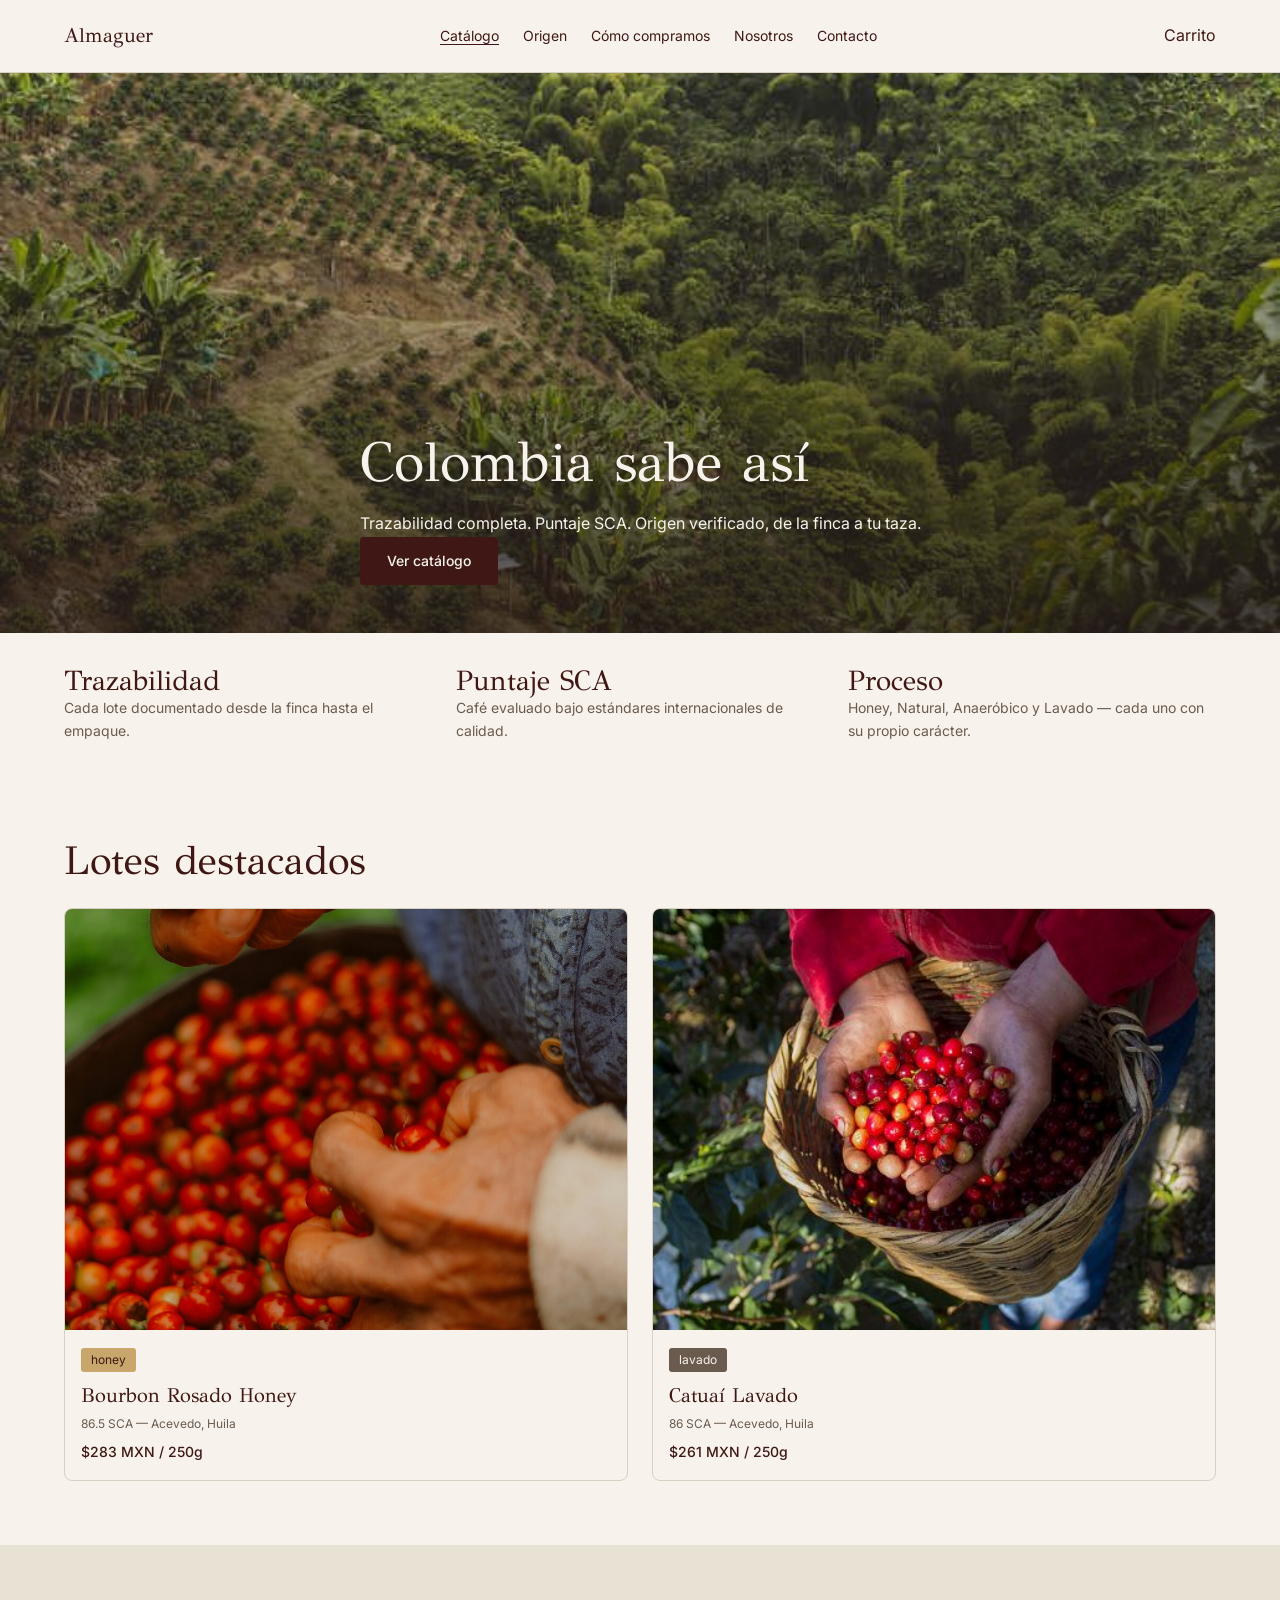
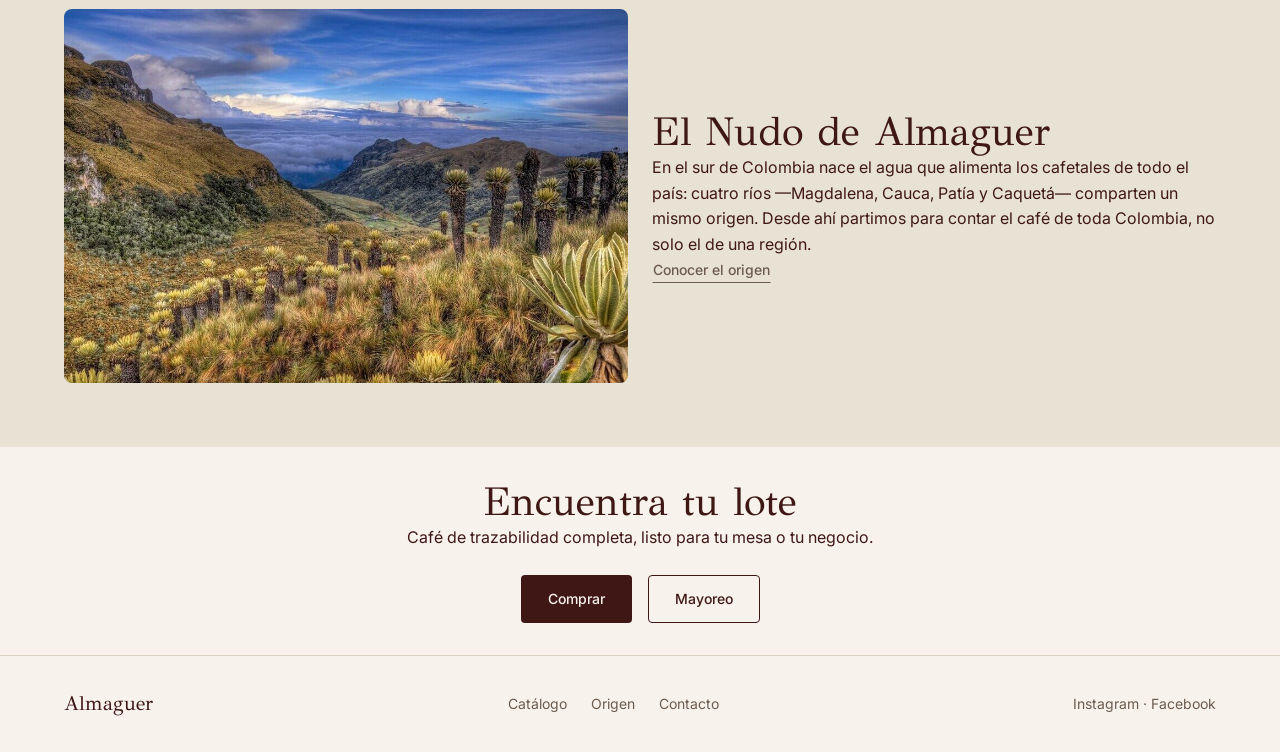
<file: index.html>
<!DOCTYPE html>
<html lang="es">
<head>
<meta charset="UTF-8">
<meta name="viewport" content="width=device-width, initial-scale=1.0">
<title>Almaguer — Café de especialidad de Colombia</title>
<meta name="description" content="Almaguer Specialty Coffee. Trazabilidad completa, puntaje SCA y procesos diferenciados, desde el origen de Colombia hasta tu taza.">
<link rel="stylesheet" href="css/variables.css">
<link rel="stylesheet" href="css/base.css">
<link rel="stylesheet" href="css/layout.css">
<link rel="stylesheet" href="css/components.css">
<link rel="stylesheet" href="css/responsive.css">
</head>
<body>

<header class="site-header">
  <div class="container">
    <a href="index.html" class="logo">Almaguer</a>
    <nav aria-label="Principal">
      <ul class="nav-links">
        <li><a href="productos.html" aria-current="page">Catálogo</a></li>
        <li><a href="origen.html">Origen</a></li>
        <li><a href="como-compramos.html">Cómo compramos</a></li>
        <li><a href="nosotros.html">Nosotros</a></li>
        <li><a href="contacto.html">Contacto</a></li>
      </ul>
    </nav>
    <a href="carrito.html" aria-label="Ver carrito" id="enlace-carrito">Carrito</a>
  </div>
</header>

<main>

  <section class="hero">
    <img class="slide activa" src="assets/images/finca-ladera.jpg" alt="Ladera de café en Colombia">
    <img class="slide" src="assets/images/caficultor-recorrido.jpg" alt="Caficultor recorriendo su cultivo">
    <div class="hero-content container">
      <h1>Colombia sabe así</h1>
      <p>Trazabilidad completa. Puntaje SCA. Origen verificado, de la finca a tu taza.</p>
      <a href="productos.html" class="btn btn-primary">Ver catálogo</a>
    </div>
  </section>

  <section class="section-tight">
    <div class="container grid-12">
      <div style="grid-column: span 4;">
        <h3>Trazabilidad</h3>
        <p style="color: var(--color-tierra); font-size: var(--text-sm);">Cada lote documentado desde la finca hasta el empaque.</p>
      </div>
      <div style="grid-column: span 4;">
        <h3>Puntaje SCA</h3>
        <p style="color: var(--color-tierra); font-size: var(--text-sm);">Café evaluado bajo estándares internacionales de calidad.</p>
      </div>
      <div style="grid-column: span 4;">
        <h3>Proceso</h3>
        <p style="color: var(--color-tierra); font-size: var(--text-sm);">Honey, Natural, Anaeróbico y Lavado — cada uno con su propio carácter.</p>
      </div>
    </div>
  </section>

  <section class="section">
    <div class="container">
      <h2 style="margin-bottom: var(--space-3);">Lotes destacados</h2>
      <div class="grid-12">

        <a href="producto.html?lote=bourbon-rosado-honey" class="card-product" style="grid-column: span 6; text-decoration:none;">
          <div class="card-product-image">
            <!-- FOTO PENDIENTE -->
            <img src="assets/images/cerezas-manos.jpg" alt="Bourbon Rosado Honey">
          </div>
          <div class="card-product-body">
            <span class="badge badge-honey">honey</span>
            <div class="card-product-name">Bourbon Rosado Honey</div>
            <div class="card-product-sca">86.5 SCA — Acevedo, Huila</div>
            <div class="card-product-price">$283 MXN / 250g</div>
          </div>
        </a>

        <a href="producto.html?lote=catuai-lavado" class="card-product" style="grid-column: span 6; text-decoration:none;">
          <div class="card-product-image">
            <!-- FOTO PENDIENTE -->
            <img src="assets/images/cerezas-canasto.jpg" alt="Catuaí Lavado">
          </div>
          <div class="card-product-body">
            <span class="badge badge-lavado">lavado</span>
            <div class="card-product-name">Catuaí Lavado</div>
            <div class="card-product-sca">86 SCA — Acevedo, Huila</div>
            <div class="card-product-price">$261 MXN / 250g</div>
          </div>
        </a>

      </div>
    </div>
  </section>

  <section class="section" style="background: var(--color-arena);">
    <div class="container grid-12" style="align-items: center;">
      <div style="grid-column: span 6;">
        <!-- FOTO PENDIENTE: paisaje del Macizo Colombiano / confluencia de ríos -->
        <img src="assets/images/frailejones-paramo.jpg" alt="Frailejones del páramo, origen del Nudo de Almaguer" style="border-radius: var(--radius-md);">
      </div>
      <div style="grid-column: span 6;">
        <h2>El Nudo de Almaguer</h2>
        <p>En el sur de Colombia nace el agua que alimenta los cafetales de todo el país: cuatro ríos —Magdalena, Cauca, Patía y Caquetá— comparten un mismo origen. Desde ahí partimos para contar el café de toda Colombia, no solo el de una región.</p>
        <a href="origen.html" class="btn btn-link">Conocer el origen</a>
      </div>
    </div>
  </section>

  <section class="section-tight" style="text-align:center;">
    <div class="container">
      <h2>Encuentra tu lote</h2>
      <p style="margin-inline:auto;">Café de trazabilidad completa, listo para tu mesa o tu negocio.</p>
      <div style="margin-top: var(--space-3); display:flex; gap:16px; justify-content:center;">
        <a href="productos.html" class="btn btn-primary">Comprar</a>
        <a href="contacto.html" class="btn btn-secondary">Mayoreo</a>
      </div>
    </div>
  </section>

</main>

<footer class="site-footer">
  <div class="container">
    <span class="logo">Almaguer</span>
    <ul class="footer-links">
      <li><a href="productos.html">Catálogo</a></li>
      <li><a href="origen.html">Origen</a></li>
      <li><a href="contacto.html">Contacto</a></li>
    </ul>
    <div>
      <a href="https://www.instagram.com/almaguer.sc/" target="_blank" rel="noopener">Instagram</a> ·
      <a href="https://www.facebook.com/profile.php?id=61591626172320&locale=es_LA" target="_blank" rel="noopener">Facebook</a>
    </div>
  </div>
</footer>

<script src="js/cart.js"></script>
<script src="js/hero-slideshow.js"></script>
</body>
</html>
</file>
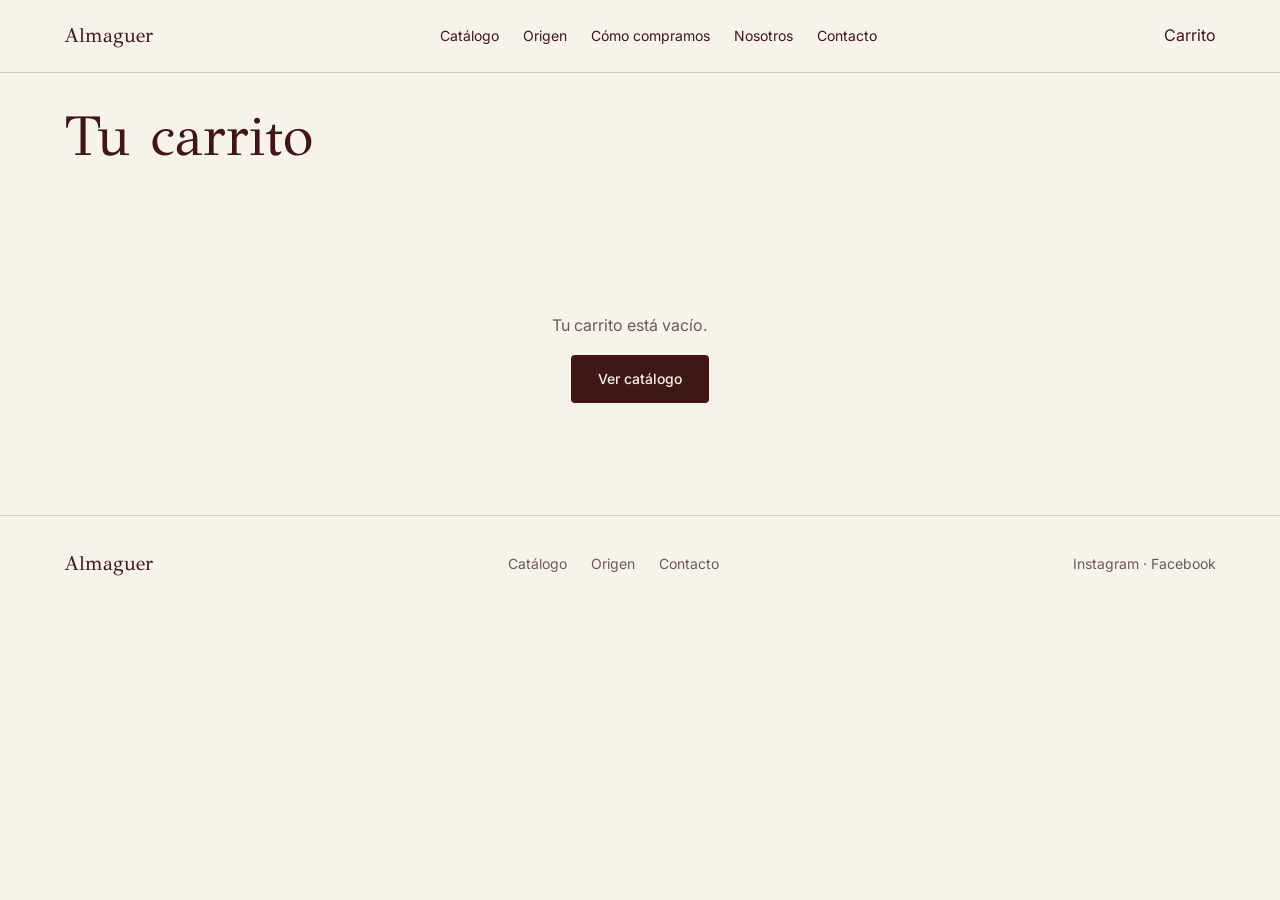
<file: carrito.html>
<!DOCTYPE html>
<html lang="es">
<head>
<meta charset="UTF-8">
<meta name="viewport" content="width=device-width, initial-scale=1.0">
<title>Carrito — Almaguer Specialty Coffee</title>
<meta name="description" content="Revisa tu pedido de café de especialidad Almaguer.">
<link rel="stylesheet" href="css/variables.css">
<link rel="stylesheet" href="css/base.css">
<link rel="stylesheet" href="css/layout.css">
<link rel="stylesheet" href="css/components.css">
<link rel="stylesheet" href="css/responsive.css">
</head>
<body>

<header class="site-header">
  <div class="container">
    <a href="index.html" class="logo">Almaguer</a>
    <nav aria-label="Principal">
      <ul class="nav-links">
        <li><a href="productos.html">Catálogo</a></li>
        <li><a href="origen.html">Origen</a></li>
        <li><a href="como-compramos.html">Cómo compramos</a></li>
        <li><a href="nosotros.html">Nosotros</a></li>
        <li><a href="contacto.html">Contacto</a></li>
      </ul>
    </nav>
    <a href="carrito.html" aria-label="Ver carrito" id="enlace-carrito" aria-current="page">Carrito</a>
  </div>
</header>

<main>
  <section class="section-tight">
    <div class="container">
      <h1>Tu carrito</h1>
    </div>
  </section>

  <section class="section" id="seccion-carrito">
    <div class="container" style="max-width: 720px;">
      <div id="carrito-vacio" style="display:none; text-align:center; padding: var(--space-5) 0;">
        <p style="color: var(--color-tierra); margin-bottom: var(--space-2);">Tu carrito está vacío.</p>
        <a href="productos.html" class="btn btn-primary">Ver catálogo</a>
      </div>

      <div id="carrito-lista"></div>

      <div id="carrito-resumen" style="display:none; margin-top: var(--space-3); border-top: 1px solid var(--color-borde); padding-top: var(--space-3);">
        <div style="display:flex; justify-content:space-between; font-size: var(--text-sm); color: var(--color-tierra); margin-bottom: 6px;">
          <span>Subtotal</span>
          <span id="carrito-subtotal">$0 MXN</span>
        </div>
        <div style="display:flex; justify-content:space-between; font-size: var(--text-sm); color: var(--color-tierra); margin-bottom: 12px;">
          <span>Envío</span>
          <span>Se confirma por WhatsApp según destino</span>
        </div>
        <div style="display:flex; justify-content:space-between; font-size: var(--text-lg); font-weight:500; margin-bottom: var(--space-3);">
          <span>Total</span>
          <span id="carrito-total">$0 MXN</span>
        </div>
        <a id="btn-checkout-whatsapp" href="#" target="_blank" rel="noopener" class="btn btn-primary" style="width:100%; display:flex;">
          Confirmar pedido por WhatsApp
        </a>
        <p style="font-size: var(--text-xs); color: var(--color-tierra); margin-top: var(--space-2); text-align:center;">
          Tu pedido se envía por WhatsApp para confirmar disponibilidad, envío y forma de pago — aún no procesamos pagos directo en el sitio.
        </p>
      </div>
    </div>
  </section>
</main>

<footer class="site-footer">
  <div class="container">
    <span class="logo">Almaguer</span>
    <ul class="footer-links">
      <li><a href="productos.html">Catálogo</a></li>
      <li><a href="origen.html">Origen</a></li>
      <li><a href="contacto.html">Contacto</a></li>
    </ul>
    <div>
      <a href="https://www.instagram.com/almaguer.sc/" target="_blank" rel="noopener">Instagram</a> ·
      <a href="https://www.facebook.com/profile.php?id=61591626172320&locale=es_LA" target="_blank" rel="noopener">Facebook</a>
    </div>
  </div>
</footer>

<script src="js/cart.js"></script>
<script src="js/carrito-render.js"></script>
</body>
</html>
</file>
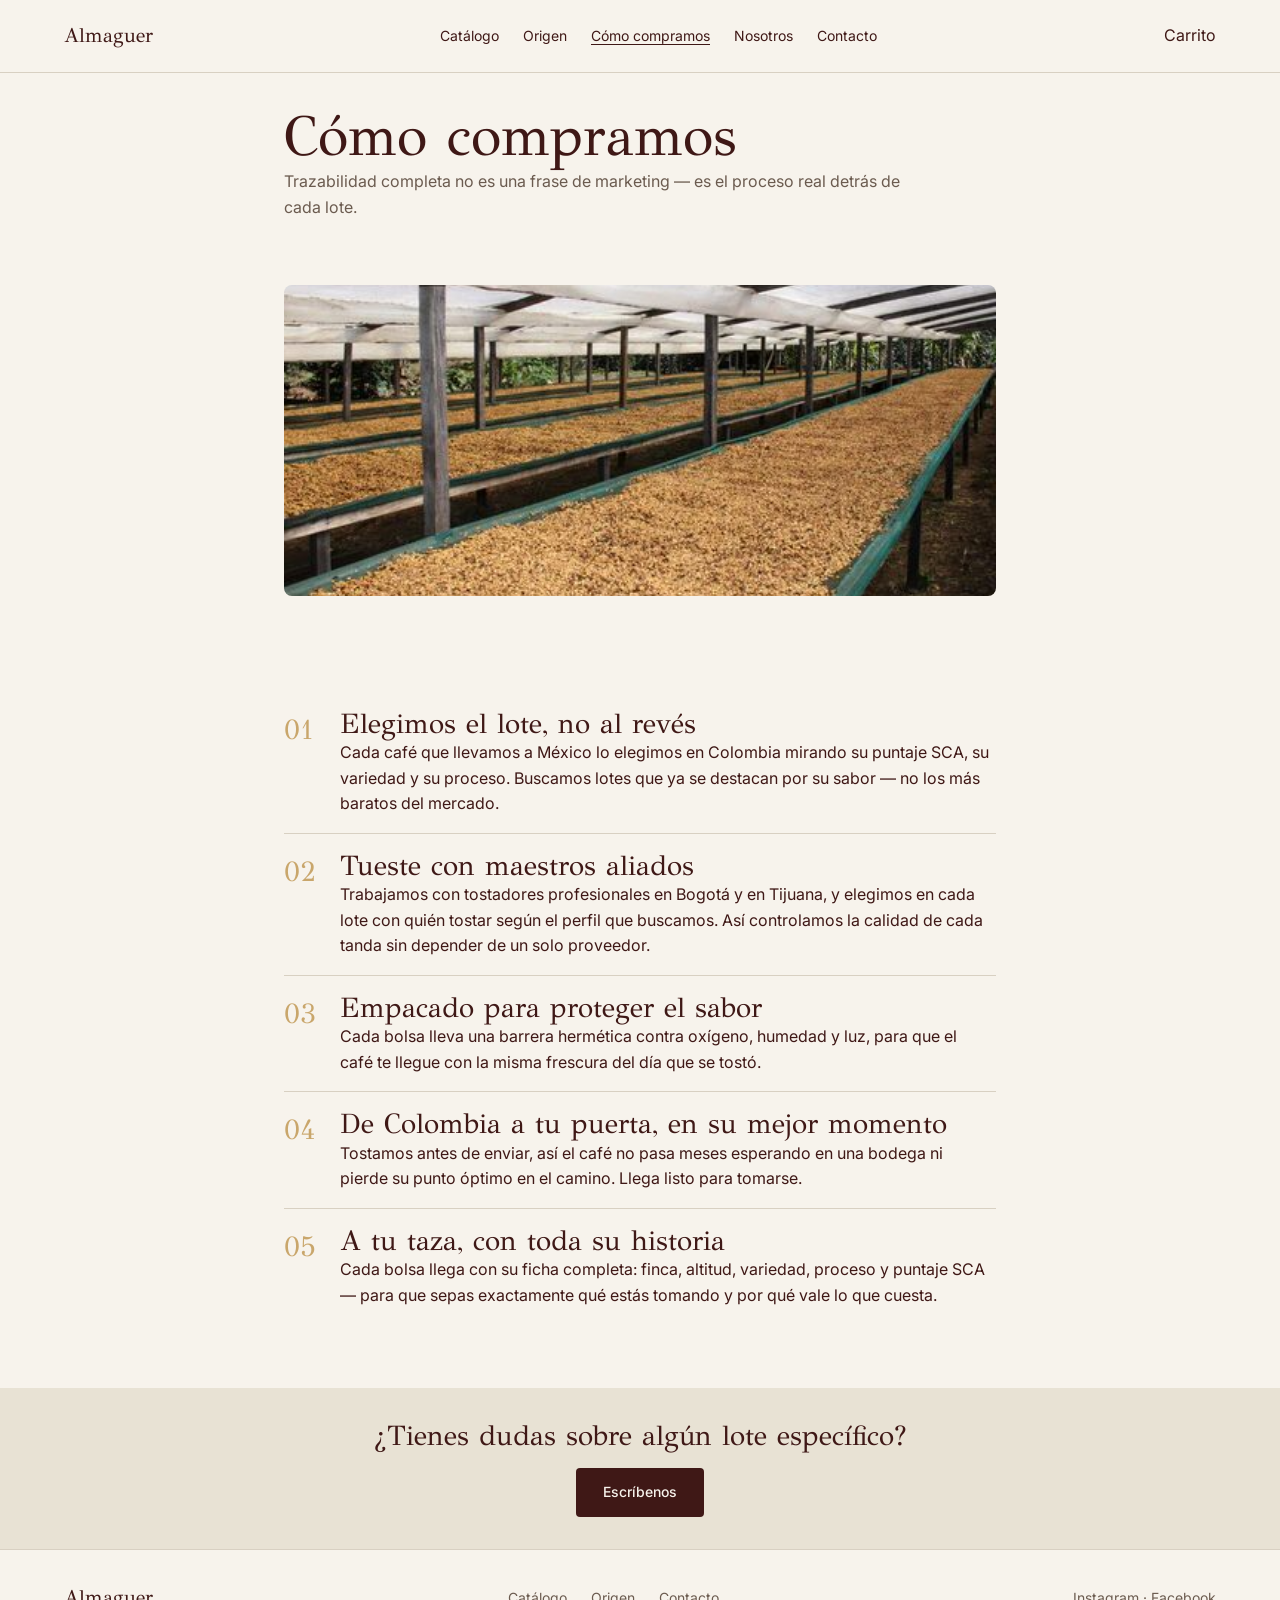
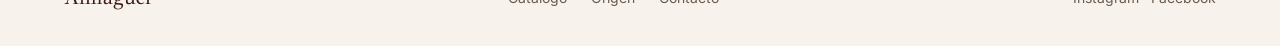
<file: como-compramos.html>
<!DOCTYPE html>
<html lang="es">
<head>
<meta charset="UTF-8">
<meta name="viewport" content="width=device-width, initial-scale=1.0">
<title>Cómo Compramos — Almaguer Specialty Coffee</title>
<meta name="description" content="Trazabilidad completa: cómo compramos, procesamos y tostamos cada lote de café Almaguer.">
<link rel="stylesheet" href="css/variables.css">
<link rel="stylesheet" href="css/base.css">
<link rel="stylesheet" href="css/layout.css">
<link rel="stylesheet" href="css/components.css">
<link rel="stylesheet" href="css/responsive.css">
<style>
  .paso-compra {
    display:flex; gap: var(--space-2);
    padding: var(--space-2) 0;
    border-bottom: 1px solid var(--color-borde);
  }
  .paso-compra .numero {
    font-family: var(--font-display);
    font-size: var(--text-xl);
    color: var(--color-oro);
    min-width: 40px;
  }
</style>
</head>
<body>

<header class="site-header">
  <div class="container">
    <a href="index.html" class="logo">Almaguer</a>
    <nav aria-label="Principal">
      <ul class="nav-links">
        <li><a href="productos.html">Catálogo</a></li>
        <li><a href="origen.html">Origen</a></li>
        <li><a href="como-compramos.html" aria-current="page">Cómo compramos</a></li>
        <li><a href="nosotros.html">Nosotros</a></li>
        <li><a href="contacto.html">Contacto</a></li>
      </ul>
    </nav>
    <a href="carrito.html" aria-label="Ver carrito" id="enlace-carrito">Carrito</a>
  </div>
</header>

<main>

  <section class="section-tight">
    <div class="container" style="max-width: 760px;">
      <h1>Cómo compramos</h1>
      <p style="color: var(--color-tierra);">Trazabilidad completa no es una frase de marketing — es el proceso real detrás de cada lote.</p>
    </div>
  </section>

  <section class="section-tight">
    <div class="container" style="max-width: 760px;">
      <img src="assets/images/secado-camas-sombra.jpg" alt="Café secando en camas africanas bajo sombra" style="border-radius: var(--radius-md); width:100%; aspect-ratio: 16/7; object-fit:cover;">
    </div>
  </section>

  <section class="section">
    <div class="container" style="max-width: 760px;">

      <div class="paso-compra">
        <div class="numero">01</div>
        <div>
          <h3>Elegimos el lote, no al revés</h3>
          <p>Cada café que llevamos a México lo elegimos en Colombia mirando su puntaje SCA, su variedad y su proceso. Buscamos lotes que ya se destacan por su sabor — no los más baratos del mercado.</p>
        </div>
      </div>

      <div class="paso-compra">
        <div class="numero">02</div>
        <div>
          <h3>Tueste con maestros aliados</h3>
          <p>Trabajamos con tostadores profesionales en Bogotá y en Tijuana, y elegimos en cada lote con quién tostar según el perfil que buscamos. Así controlamos la calidad de cada tanda sin depender de un solo proveedor.</p>
        </div>
      </div>

      <div class="paso-compra">
        <div class="numero">03</div>
        <div>
          <h3>Empacado para proteger el sabor</h3>
          <p>Cada bolsa lleva una barrera hermética contra oxígeno, humedad y luz, para que el café te llegue con la misma frescura del día que se tostó.</p>
        </div>
      </div>

      <div class="paso-compra">
        <div class="numero">04</div>
        <div>
          <h3>De Colombia a tu puerta, en su mejor momento</h3>
          <p>Tostamos antes de enviar, así el café no pasa meses esperando en una bodega ni pierde su punto óptimo en el camino. Llega listo para tomarse.</p>
        </div>
      </div>

      <div class="paso-compra" style="border-bottom:none;">
        <div class="numero">05</div>
        <div>
          <h3>A tu taza, con toda su historia</h3>
          <p>Cada bolsa llega con su ficha completa: finca, altitud, variedad, proceso y puntaje SCA — para que sepas exactamente qué estás tomando y por qué vale lo que cuesta.</p>
        </div>
      </div>

    </div>
  </section>

  <section class="section-tight" style="background: var(--color-arena); text-align:center;">
    <div class="container">
      <h3>¿Tienes dudas sobre algún lote específico?</h3>
      <a href="contacto.html" class="btn btn-primary" style="margin-top: var(--space-2);">Escríbenos</a>
    </div>
  </section>

</main>

<footer class="site-footer">
  <div class="container">
    <span class="logo">Almaguer</span>
    <ul class="footer-links">
      <li><a href="productos.html">Catálogo</a></li>
      <li><a href="origen.html">Origen</a></li>
      <li><a href="contacto.html">Contacto</a></li>
    </ul>
    <div>
      <a href="https://www.instagram.com/almaguer.sc/" target="_blank" rel="noopener">Instagram</a> ·
      <a href="https://www.facebook.com/profile.php?id=61591626172320&locale=es_LA" target="_blank" rel="noopener">Facebook</a>
    </div>
  </div>
</footer>

<script src="js/cart.js"></script>
</body>
</html>
</file>
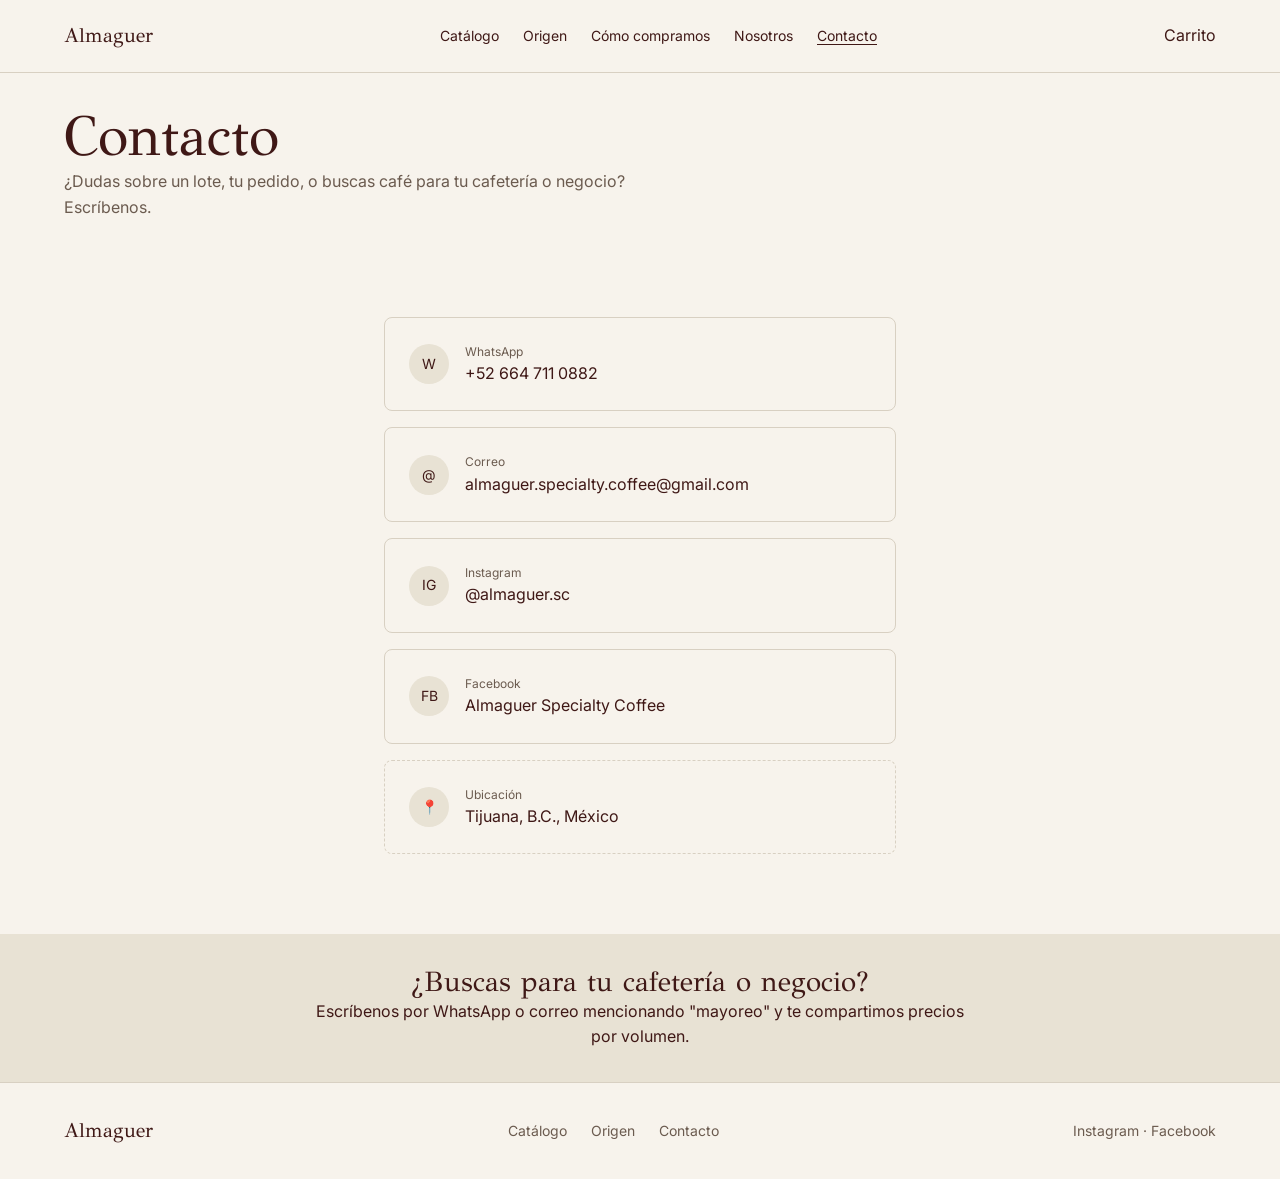
<file: contacto.html>
<!DOCTYPE html>
<html lang="es">
<head>
<meta charset="UTF-8">
<meta name="viewport" content="width=device-width, initial-scale=1.0">
<title>Contacto — Almaguer Specialty Coffee</title>
<meta name="description" content="Contacta a Almaguer Specialty Coffee para compras, dudas o alianzas de mayoreo.">
<link rel="stylesheet" href="css/variables.css">
<link rel="stylesheet" href="css/base.css">
<link rel="stylesheet" href="css/layout.css">
<link rel="stylesheet" href="css/components.css">
<link rel="stylesheet" href="css/responsive.css">
<style>
  .contacto-card {
    display: flex;
    align-items: center;
    gap: var(--space-2);
    padding: var(--space-3);
    border: 1px solid var(--color-borde);
    border-radius: var(--radius-md);
    margin-bottom: var(--space-2);
  }
  .contacto-card .icono {
    width: 40px; height: 40px;
    border-radius: 50%;
    background: var(--color-arena);
    display: flex; align-items: center; justify-content: center;
    font-size: var(--text-sm);
    flex-shrink: 0;
  }
  .contacto-card .detalle .label { font-size: var(--text-xs); color: var(--color-tierra); }
  .contacto-card .detalle .valor { font-size: var(--text-base); }
</style>
</head>
<body>

<header class="site-header">
  <div class="container">
    <a href="index.html" class="logo">Almaguer</a>
    <nav aria-label="Principal">
      <ul class="nav-links">
        <li><a href="productos.html">Catálogo</a></li>
        <li><a href="origen.html">Origen</a></li>
        <li><a href="como-compramos.html">Cómo compramos</a></li>
        <li><a href="nosotros.html">Nosotros</a></li>
        <li><a href="contacto.html" aria-current="page">Contacto</a></li>
      </ul>
    </nav>
    <a href="carrito.html" aria-label="Ver carrito" id="enlace-carrito">Carrito</a>
  </div>
</header>

<main>

  <section class="section-tight">
    <div class="container">
      <h1>Contacto</h1>
      <p style="color: var(--color-tierra);">¿Dudas sobre un lote, tu pedido, o buscas café para tu cafetería o negocio? Escríbenos.</p>
    </div>
  </section>

  <section class="section">
    <div class="container" style="max-width: 560px;">

      <a class="contacto-card" href="https://wa.me/526647110882" target="_blank" rel="noopener">
        <div class="icono">W</div>
        <div class="detalle">
          <div class="label">WhatsApp</div>
          <div class="valor">+52 664 711 0882</div>
        </div>
      </a>

      <a class="contacto-card" href="mailto:almaguer.specialty.coffee@gmail.com">
        <div class="icono">@</div>
        <div class="detalle">
          <div class="label">Correo</div>
          <div class="valor">almaguer.specialty.coffee@gmail.com</div>
        </div>
      </a>

      <a class="contacto-card" href="https://www.instagram.com/almaguer.sc/" target="_blank" rel="noopener">
        <div class="icono">IG</div>
        <div class="detalle">
          <div class="label">Instagram</div>
          <div class="valor">@almaguer.sc</div>
        </div>
      </a>

      <a class="contacto-card" href="https://www.facebook.com/profile.php?id=61591626172320&locale=es_LA" target="_blank" rel="noopener">
        <div class="icono">FB</div>
        <div class="detalle">
          <div class="label">Facebook</div>
          <div class="valor">Almaguer Specialty Coffee</div>
        </div>
      </a>

      <div class="contacto-card" style="border-style:dashed;">
        <div class="icono">📍</div>
        <div class="detalle">
          <div class="label">Ubicación</div>
          <div class="valor">Tijuana, B.C., México</div>
        </div>
      </div>

    </div>
  </section>

  <section class="section-tight" style="background: var(--color-arena); text-align:center;">
    <div class="container">
      <h3>¿Buscas para tu cafetería o negocio?</h3>
      <p style="margin-inline:auto;">Escríbenos por WhatsApp o correo mencionando "mayoreo" y te compartimos precios por volumen.</p>
    </div>
  </section>

</main>

<footer class="site-footer">
  <div class="container">
    <span class="logo">Almaguer</span>
    <ul class="footer-links">
      <li><a href="productos.html">Catálogo</a></li>
      <li><a href="origen.html">Origen</a></li>
      <li><a href="contacto.html">Contacto</a></li>
    </ul>
    <div>
      <a href="https://www.instagram.com/almaguer.sc/" target="_blank" rel="noopener">Instagram</a> ·
      <a href="https://www.facebook.com/profile.php?id=61591626172320&locale=es_LA" target="_blank" rel="noopener">Facebook</a>
    </div>
  </div>
</footer>

<script src="js/cart.js"></script>
</body>
</html>
</file>
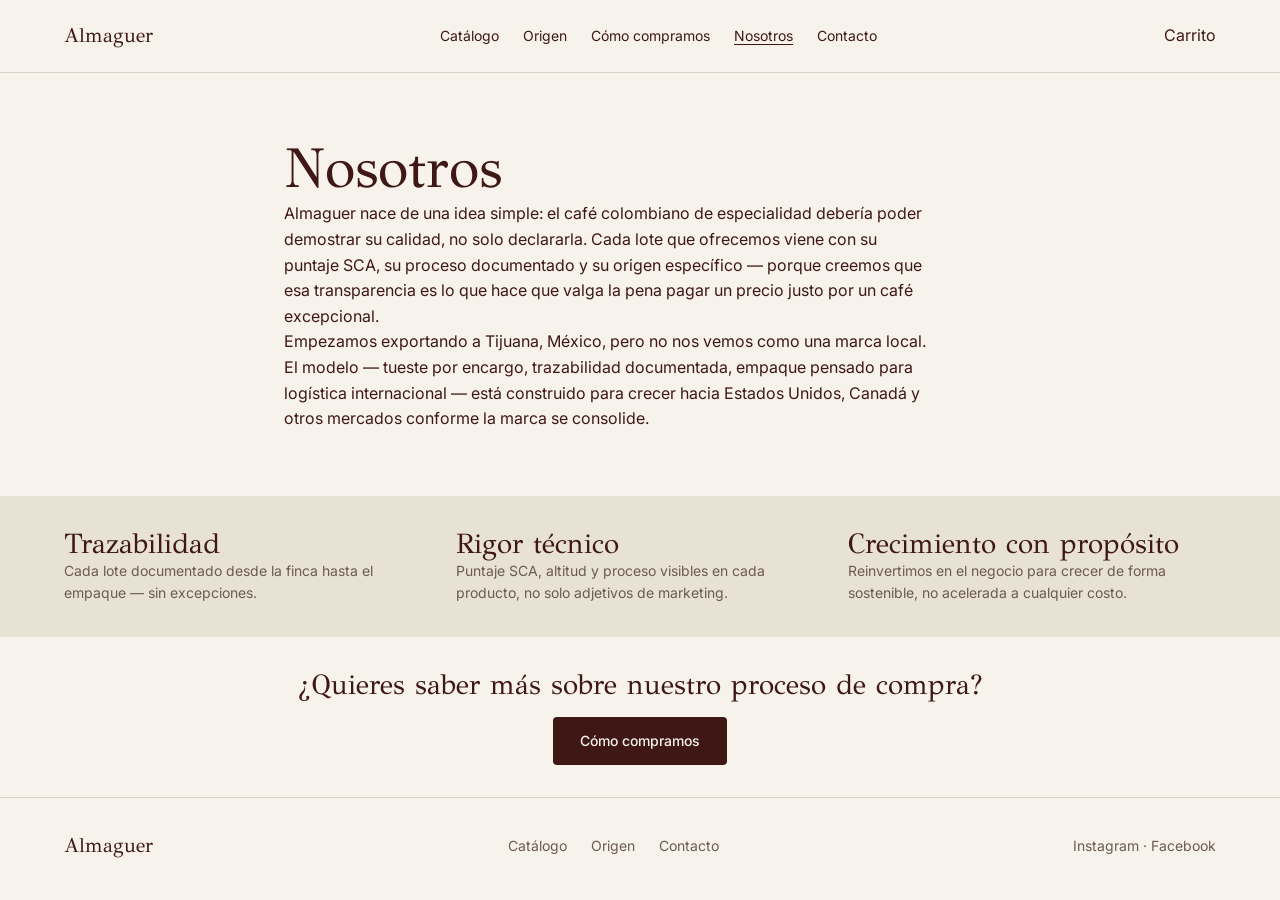
<file: nosotros.html>
<!DOCTYPE html>
<html lang="es">
<head>
<meta charset="UTF-8">
<meta name="viewport" content="width=device-width, initial-scale=1.0">
<title>Nosotros — Almaguer Specialty Coffee</title>
<meta name="description" content="Almaguer Specialty Coffee: café colombiano de especialidad, con trazabilidad completa, para México y más allá.">
<link rel="stylesheet" href="css/variables.css">
<link rel="stylesheet" href="css/base.css">
<link rel="stylesheet" href="css/layout.css">
<link rel="stylesheet" href="css/components.css">
<link rel="stylesheet" href="css/responsive.css">
</head>
<body>

<header class="site-header">
  <div class="container">
    <a href="index.html" class="logo">Almaguer</a>
    <nav aria-label="Principal">
      <ul class="nav-links">
        <li><a href="productos.html">Catálogo</a></li>
        <li><a href="origen.html">Origen</a></li>
        <li><a href="como-compramos.html">Cómo compramos</a></li>
        <li><a href="nosotros.html" aria-current="page">Nosotros</a></li>
        <li><a href="contacto.html">Contacto</a></li>
      </ul>
    </nav>
    <a href="carrito.html" aria-label="Ver carrito" id="enlace-carrito">Carrito</a>
  </div>
</header>

<main>

  <section class="section">
    <div class="container" style="max-width: 760px;">
      <h1>Nosotros</h1>
      <p>Almaguer nace de una idea simple: el café colombiano de especialidad debería poder demostrar su calidad, no solo declararla. Cada lote que ofrecemos viene con su puntaje SCA, su proceso documentado y su origen específico — porque creemos que esa transparencia es lo que hace que valga la pena pagar un precio justo por un café excepcional.</p>
      <p>Empezamos exportando a Tijuana, México, pero no nos vemos como una marca local. El modelo — tueste por encargo, trazabilidad documentada, empaque pensado para logística internacional — está construido para crecer hacia Estados Unidos, Canadá y otros mercados conforme la marca se consolide.</p>
    </div>
  </section>

  <section class="section-tight" style="background: var(--color-arena);">
    <div class="container grid-12">
      <div style="grid-column: span 4;">
        <h3>Trazabilidad</h3>
        <p style="color: var(--color-tierra); font-size: var(--text-sm);">Cada lote documentado desde la finca hasta el empaque — sin excepciones.</p>
      </div>
      <div style="grid-column: span 4;">
        <h3>Rigor técnico</h3>
        <p style="color: var(--color-tierra); font-size: var(--text-sm);">Puntaje SCA, altitud y proceso visibles en cada producto, no solo adjetivos de marketing.</p>
      </div>
      <div style="grid-column: span 4;">
        <h3>Crecimiento con propósito</h3>
        <p style="color: var(--color-tierra); font-size: var(--text-sm);">Reinvertimos en el negocio para crecer de forma sostenible, no acelerada a cualquier costo.</p>
      </div>
    </div>
  </section>

  <section class="section-tight" style="text-align:center;">
    <div class="container">
      <h3>¿Quieres saber más sobre nuestro proceso de compra?</h3>
      <a href="como-compramos.html" class="btn btn-primary" style="margin-top: var(--space-2);">Cómo compramos</a>
    </div>
  </section>

</main>

<footer class="site-footer">
  <div class="container">
    <span class="logo">Almaguer</span>
    <ul class="footer-links">
      <li><a href="productos.html">Catálogo</a></li>
      <li><a href="origen.html">Origen</a></li>
      <li><a href="contacto.html">Contacto</a></li>
    </ul>
    <div>
      <a href="https://www.instagram.com/almaguer.sc/" target="_blank" rel="noopener">Instagram</a> ·
      <a href="https://www.facebook.com/profile.php?id=61591626172320&locale=es_LA" target="_blank" rel="noopener">Facebook</a>
    </div>
  </div>
</footer>

<script src="js/cart.js"></script>
</body>
</html>
</file>
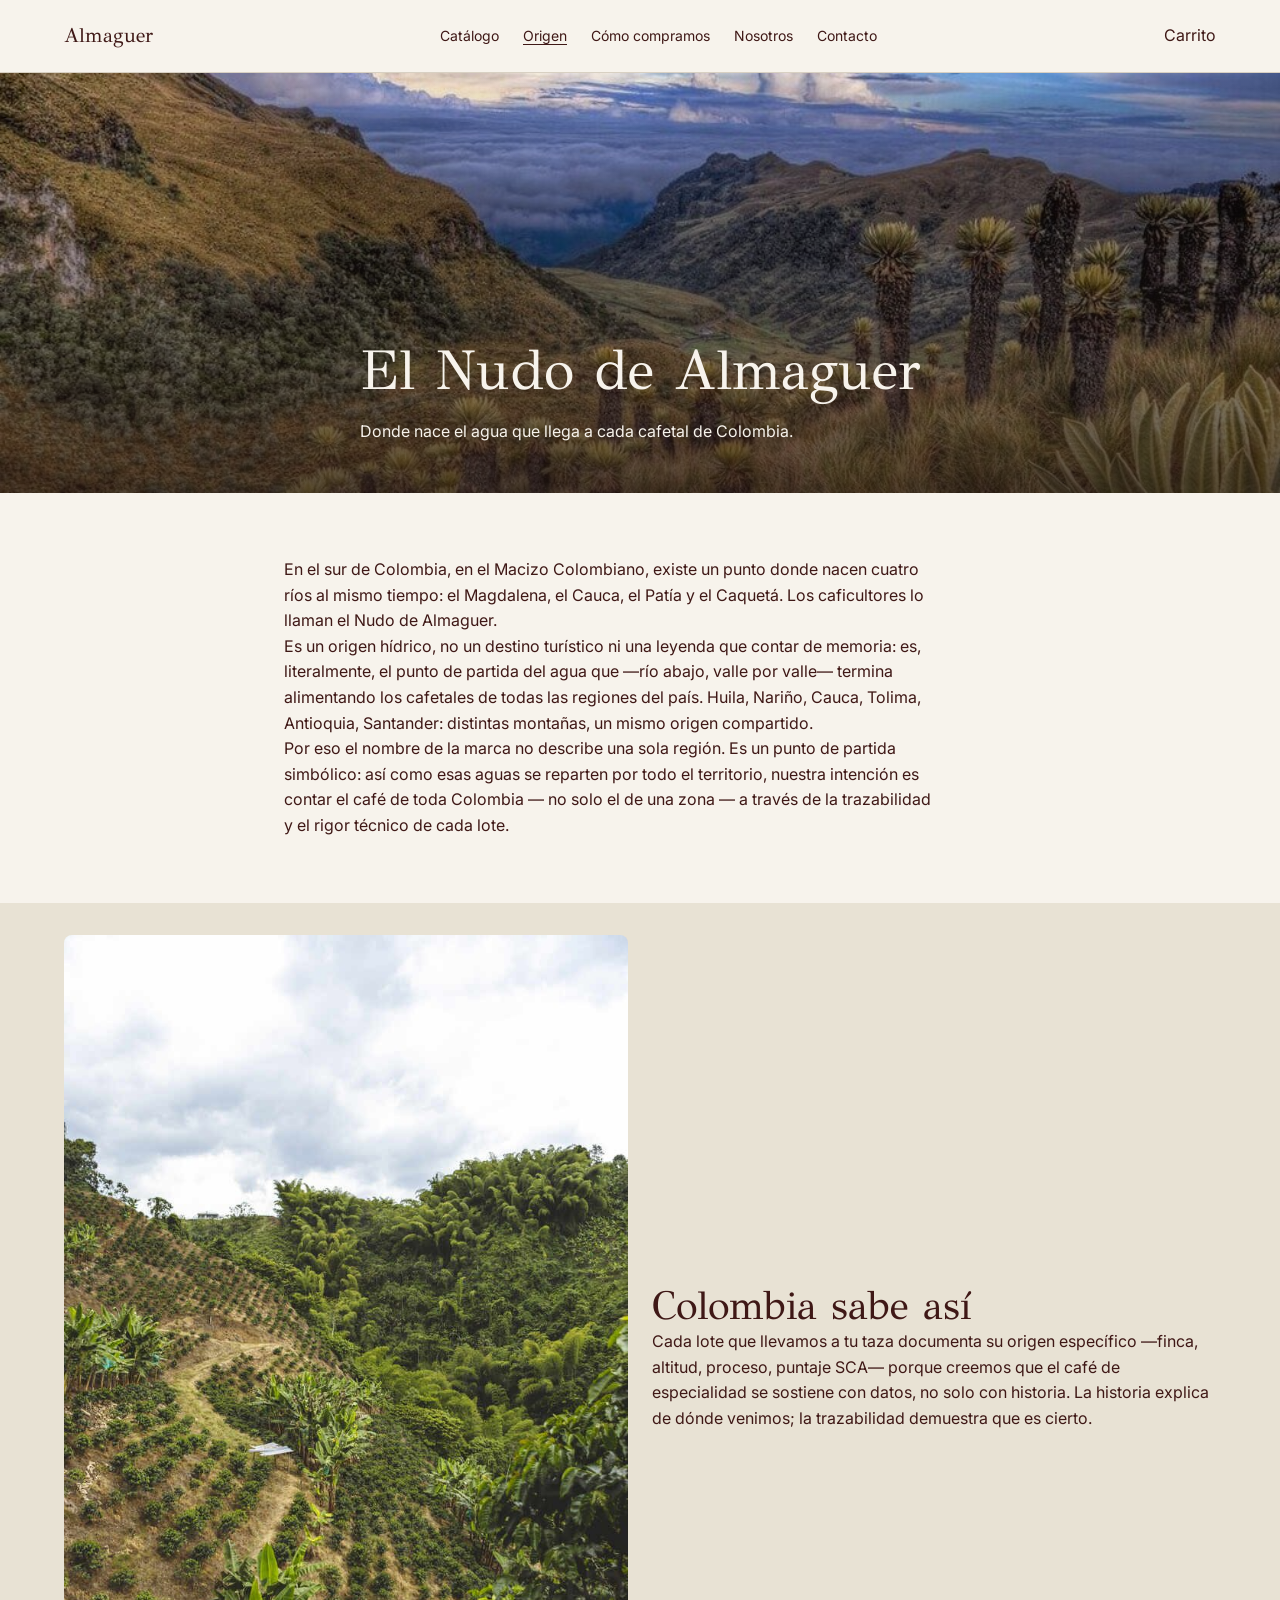
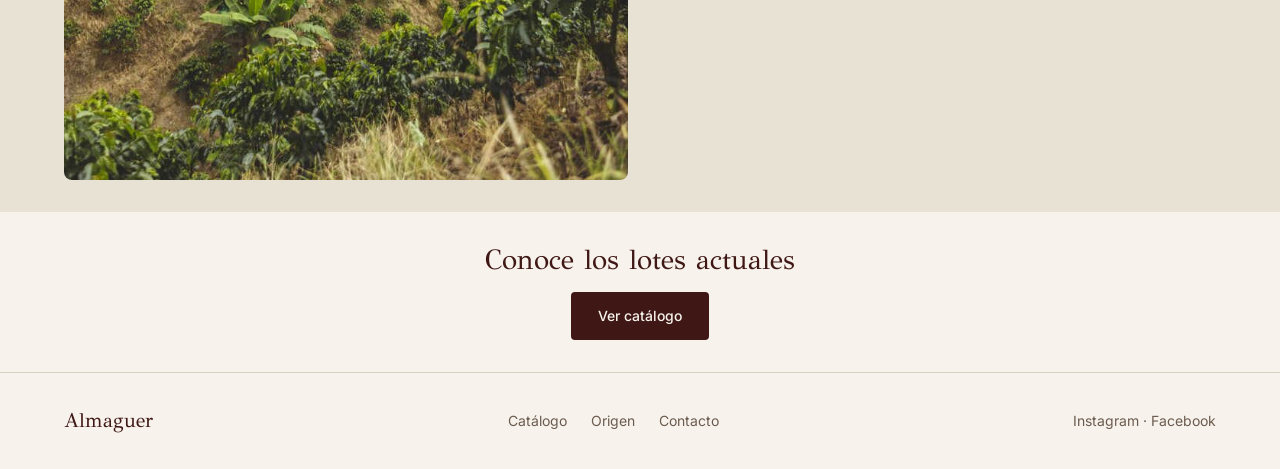
<file: origen.html>
<!DOCTYPE html>
<html lang="es">
<head>
<meta charset="UTF-8">
<meta name="viewport" content="width=device-width, initial-scale=1.0">
<title>Nuestro Origen — Almaguer Specialty Coffee</title>
<meta name="description" content="El Nudo de Almaguer: donde nace el agua que alimenta los cafetales de toda Colombia.">
<link rel="stylesheet" href="css/variables.css">
<link rel="stylesheet" href="css/base.css">
<link rel="stylesheet" href="css/layout.css">
<link rel="stylesheet" href="css/components.css">
<link rel="stylesheet" href="css/responsive.css">
</head>
<body>

<header class="site-header">
  <div class="container">
    <a href="index.html" class="logo">Almaguer</a>
    <nav aria-label="Principal">
      <ul class="nav-links">
        <li><a href="productos.html">Catálogo</a></li>
        <li><a href="origen.html" aria-current="page">Origen</a></li>
        <li><a href="como-compramos.html">Cómo compramos</a></li>
        <li><a href="nosotros.html">Nosotros</a></li>
        <li><a href="contacto.html">Contacto</a></li>
      </ul>
    </nav>
    <a href="carrito.html" aria-label="Ver carrito" id="enlace-carrito">Carrito</a>
  </div>
</header>

<main>

  <section class="hero" style="min-height:420px;">
    <img class="slide activa" src="assets/images/frailejones-paramo.jpg" alt="Frailejones del páramo, Macizo Colombiano">
    <img class="slide" src="assets/images/finca-panoramica.jpg" alt="Panorámica de finca cafetera en Colombia">
    <div class="hero-content container">
      <h1>El Nudo de Almaguer</h1>
      <p>Donde nace el agua que llega a cada cafetal de Colombia.</p>
    </div>
  </section>

  <section class="section">
    <div class="container" style="max-width: 760px;">
      <p>En el sur de Colombia, en el Macizo Colombiano, existe un punto donde nacen cuatro ríos al mismo tiempo: el Magdalena, el Cauca, el Patía y el Caquetá. Los caficultores lo llaman el Nudo de Almaguer.</p>
      <p>Es un origen hídrico, no un destino turístico ni una leyenda que contar de memoria: es, literalmente, el punto de partida del agua que —río abajo, valle por valle— termina alimentando los cafetales de todas las regiones del país. Huila, Nariño, Cauca, Tolima, Antioquia, Santander: distintas montañas, un mismo origen compartido.</p>
      <p>Por eso el nombre de la marca no describe una sola región. Es un punto de partida simbólico: así como esas aguas se reparten por todo el territorio, nuestra intención es contar el café de toda Colombia — no solo el de una zona — a través de la trazabilidad y el rigor técnico de cada lote.</p>
    </div>
  </section>

  <section class="section-tight" style="background: var(--color-arena);">
    <div class="container grid-12" style="align-items:center;">
      <div style="grid-column: span 6;">
        <!-- FOTO PENDIENTE -->
        <img src="assets/images/finca-ladera.jpg" alt="Ladera de café en el sur de Colombia" style="border-radius: var(--radius-md);">
      </div>
      <div style="grid-column: span 6;">
        <h2>Colombia sabe así</h2>
        <p>Cada lote que llevamos a tu taza documenta su origen específico —finca, altitud, proceso, puntaje SCA— porque creemos que el café de especialidad se sostiene con datos, no solo con historia. La historia explica de dónde venimos; la trazabilidad demuestra que es cierto.</p>
      </div>
    </div>
  </section>

  <section class="section-tight" style="text-align:center;">
    <div class="container">
      <h3>Conoce los lotes actuales</h3>
      <a href="productos.html" class="btn btn-primary" style="margin-top: var(--space-2);">Ver catálogo</a>
    </div>
  </section>

</main>

<footer class="site-footer">
  <div class="container">
    <span class="logo">Almaguer</span>
    <ul class="footer-links">
      <li><a href="productos.html">Catálogo</a></li>
      <li><a href="origen.html">Origen</a></li>
      <li><a href="contacto.html">Contacto</a></li>
    </ul>
    <div>
      <a href="https://www.instagram.com/almaguer.sc/" target="_blank" rel="noopener">Instagram</a> ·
      <a href="https://www.facebook.com/profile.php?id=61591626172320&locale=es_LA" target="_blank" rel="noopener">Facebook</a>
    </div>
  </div>
</footer>

<script src="js/cart.js"></script>
<script src="js/hero-slideshow.js"></script>
</body>
</html>
</file>
<file: css/variables.css>
@import url('https://fonts.googleapis.com/css2?family=GFS+Didot&family=Inter:wght@400;500;600&display=swap');

:root {
  /* Color — paleta aprobada */
  --color-borgona: #3F1816;
  --color-borgona-hover: #5A2620;
  --color-borgona-activo: #2A100D;
  --color-hueso: #F7F3EC;
  --color-tierra: #6B5B4F;
  --color-oro: #C9A66B;
  --color-arena: #E8E2D4;
  --color-casi-negro: #1F1512;
  --color-borde: #D8D0C2;
  --color-texto-secundario: #8A8378;

  /* Tipografía */
  --font-display: 'GFS Didot', Georgia, 'Times New Roman', serif;
  --font-body: 'Inter', Arial, sans-serif;

  /* Escala tipográfica */
  --text-xs: 0.75rem;
  --text-sm: 0.875rem;
  --text-base: 1rem;
  --text-lg: 1.25rem;
  --text-xl: 1.75rem;
  --text-2xl: 2.5rem;
  --text-3xl: 3.5rem;

  /* Espaciado — múltiplos de 8px */
  --space-1: 8px;
  --space-2: 16px;
  --space-3: 24px;
  --space-4: 32px;
  --space-5: 48px;
  --space-6: 64px;
  --space-7: 96px;
  --space-8: 128px;

  /* Layout */
  --container-max: 1200px;
  --radius-sm: 4px;
  --radius-md: 8px;
}
</file>
<file: css/base.css>
*, *::before, *::after {
  box-sizing: border-box;
  margin: 0;
  padding: 0;
}

html {
  scroll-behavior: smooth;
}

body {
  font-family: var(--font-body);
  font-size: var(--text-base);
  line-height: 1.6;
  color: var(--color-borgona);
  background-color: var(--color-hueso);
  -webkit-font-smoothing: antialiased;
}

h1, h2, h3, h4 {
  font-family: var(--font-display);
  line-height: 1.15;
  font-weight: 400;
  color: var(--color-borgona);
}

h1 { font-size: var(--text-3xl); }
h2 { font-size: var(--text-2xl); }
h3 { font-size: var(--text-xl); }

p { max-width: 65ch; }

a {
  color: inherit;
  text-decoration: none;
}

img {
  max-width: 100%;
  display: block;
}

button, input, textarea, select {
  font-family: inherit;
  font-size: inherit;
}

/* Foco visible — accesibilidad WCAG 2.2 */
a:focus-visible,
button:focus-visible,
input:focus-visible,
textarea:focus-visible {
  outline: 2px solid var(--color-borgona);
  outline-offset: 2px;
}

@media (prefers-reduced-motion: reduce) {
  *, *::before, *::after {
    animation-duration: 0.001ms !important;
    transition-duration: 0.001ms !important;
    scroll-behavior: auto !important;
  }
}
</file>
<file: css/layout.css>
.container {
  max-width: var(--container-max);
  margin-inline: auto;
  padding-inline: var(--space-3);
}

.grid-12 {
  display: grid;
  grid-template-columns: repeat(12, 1fr);
  gap: var(--space-3);
}

/* Header / navbar */
.site-header {
  position: sticky;
  top: 0;
  z-index: 50;
  background: var(--color-hueso);
  border-bottom: 1px solid var(--color-borde);
}

.site-header .container {
  display: flex;
  align-items: center;
  justify-content: space-between;
  height: 72px;
}

.logo {
  font-family: var(--font-display);
  font-size: var(--text-lg);
  color: var(--color-borgona);
}

.nav-links {
  display: flex;
  gap: var(--space-3);
  list-style: none;
  font-size: var(--text-sm);
}

.nav-links a[aria-current="page"] {
  border-bottom: 1px solid var(--color-borgona);
}

.nav-toggle {
  display: none;
}

/* Secciones */
.section {
  padding-block: var(--space-6);
}

.section-tight {
  padding-block: var(--space-4);
}

/* Hero */
.hero {
  position: relative;
  min-height: 560px;
  display: flex;
  align-items: flex-end;
  color: var(--color-hueso);
}

.hero img.slide {
  position: absolute;
  inset: 0;
  width: 100%;
  height: 100%;
  object-fit: cover;
  z-index: -2;
  opacity: 0;
  transition: opacity 1.5s ease;
}

.hero img.slide.activa {
  opacity: 1;
}

.hero::after {
  content: "";
  position: absolute;
  inset: 0;
  background: linear-gradient(to top, rgba(31,21,18,0.75), rgba(31,21,18,0.05));
  z-index: -1;
}

.hero-content {
  padding: var(--space-5) var(--space-3);
  max-width: 720px;
}

.hero-content h1 {
  color: var(--color-hueso);
  margin-bottom: var(--space-2);
}

/* Footer */
.site-footer {
  border-top: 1px solid var(--color-borde);
  padding-block: var(--space-4);
}

.site-footer .container {
  display: flex;
  justify-content: space-between;
  align-items: center;
  flex-wrap: wrap;
  gap: var(--space-2);
  font-size: var(--text-sm);
  color: var(--color-tierra);
}

.footer-links {
  display: flex;
  gap: var(--space-3);
  list-style: none;
}

@media (max-width: 860px) {
  .nav-links { display: none; }
  .nav-toggle { display: block; }
  .hero { min-height: 460px; }
}
</file>
<file: css/components.css>
/* Botones */
.btn {
  display: inline-flex;
  align-items: center;
  justify-content: center;
  padding: 12px 26px;
  border-radius: var(--radius-sm);
  font-size: var(--text-sm);
  font-weight: 500;
  cursor: pointer;
  border: 1px solid transparent;
  transition: background-color 0.15s ease, color 0.15s ease, border-color 0.15s ease;
}

.btn-primary {
  background: var(--color-borgona);
  color: var(--color-hueso);
}
.btn-primary:hover { background: var(--color-borgona-hover); }
.btn-primary:active { background: var(--color-borgona-activo); }
.btn-primary:disabled {
  background: var(--color-borde);
  color: var(--color-texto-secundario);
  cursor: not-allowed;
}

.btn-secondary {
  background: transparent;
  color: var(--color-borgona);
  border-color: var(--color-borgona);
}
.btn-secondary:hover { background: rgba(63,24,22,0.06); }

.btn-link {
  background: none;
  color: var(--color-tierra);
  border-bottom: 1px solid var(--color-tierra);
  border-radius: 0;
  padding: 0;
}

/* Badges de proceso — escala monocromática, escalable a nuevos procesos */
.badge {
  display: inline-block;
  padding: 2px 10px;
  font-size: var(--text-xs);
  border-radius: 3px;
  color: var(--color-hueso);
}
.badge-honey { background: var(--color-oro); color: var(--color-borgona); }
.badge-lavado { background: var(--color-tierra); }
.badge-natural { background: var(--color-borgona); }
.badge-anaerobico { background: var(--color-casi-negro); }

/* Card de catálogo */
.card-product {
  border: 0.5px solid var(--color-borde);
  border-radius: var(--radius-md);
  overflow: hidden;
  background: var(--color-hueso);
  transition: box-shadow 0.15s ease, transform 0.15s ease;
}
.card-product:hover {
  box-shadow: 0 8px 24px rgba(31,21,18,0.08);
  transform: translateY(-2px);
}
.card-product-image {
  aspect-ratio: 4 / 3;
  background: var(--color-arena);
  overflow: hidden;
}
.card-product-image img { width: 100%; height: 100%; object-fit: cover; }
.card-product-body { padding: var(--space-2); }
.card-product-name {
  font-family: var(--font-display);
  font-size: var(--text-lg);
  margin: var(--space-1) 0 2px;
}
.card-product-sca {
  font-size: var(--text-xs);
  color: var(--color-tierra);
  margin-bottom: var(--space-1);
}
.card-product-price {
  font-size: var(--text-sm);
  font-weight: 500;
}

/* Inputs y formularios */
.field {
  display: flex;
  flex-direction: column;
  gap: 6px;
  margin-bottom: var(--space-2);
}
.field label {
  font-size: var(--text-xs);
  color: var(--color-tierra);
}
.field input,
.field textarea,
.field select {
  padding: 10px 14px;
  border: 1px solid var(--color-borde);
  border-radius: var(--radius-sm);
  background: #fff;
  color: var(--color-borgona);
}
.field input:focus,
.field textarea:focus,
.field select:focus {
  border-color: var(--color-borgona);
}

/* Selector de presentación */
.size-selector {
  display: flex;
  gap: 8px;
}
.size-option {
  padding: 8px 16px;
  border: 1px solid var(--color-borde);
  border-radius: var(--radius-sm);
  font-size: var(--text-sm);
  color: var(--color-tierra);
  cursor: pointer;
  background: none;
}
.size-option[aria-pressed="true"] {
  border-color: var(--color-borgona);
  color: var(--color-borgona);
  font-weight: 500;
}

/* Fila de producto — carrito */
.cart-row {
  display: flex;
  align-items: center;
  gap: var(--space-2);
  border: 0.5px solid var(--color-borde);
  border-radius: var(--radius-md);
  padding: var(--space-2);
  margin-bottom: var(--space-2);
}
.cart-row-thumb {
  width: 64px;
  height: 64px;
  border-radius: var(--radius-sm);
  background: var(--color-arena);
  overflow: hidden;
  flex-shrink: 0;
}
.cart-row-thumb img { width: 100%; height: 100%; object-fit: cover; }
.cart-row-info { flex: 1; }
.cart-row-info .name { font-family: var(--font-display); font-size: var(--text-lg); }
.cart-row-info .size { font-size: var(--text-xs); color: var(--color-tierra); }
.qty-control {
  display: flex;
  align-items: center;
  gap: 10px;
  border: 1px solid var(--color-borde);
  border-radius: var(--radius-sm);
  padding: 4px 10px;
}
.qty-control button {
  background: none;
  border: none;
  font-size: var(--text-base);
  cursor: pointer;
  color: var(--color-borgona);
}
</file>
<file: css/responsive.css>
@media (max-width: 860px) {
  .grid-12 > [style*="grid-column: span"] {
    grid-column: span 12 !important;
  }
  .hero-content { max-width: 100%; }
  h1 { font-size: var(--text-2xl); }
  h2 { font-size: var(--text-xl); }
}

@media (max-width: 600px) {
  .site-footer .container {
    flex-direction: column;
    align-items: flex-start;
    gap: var(--space-2);
  }
}
</file>
